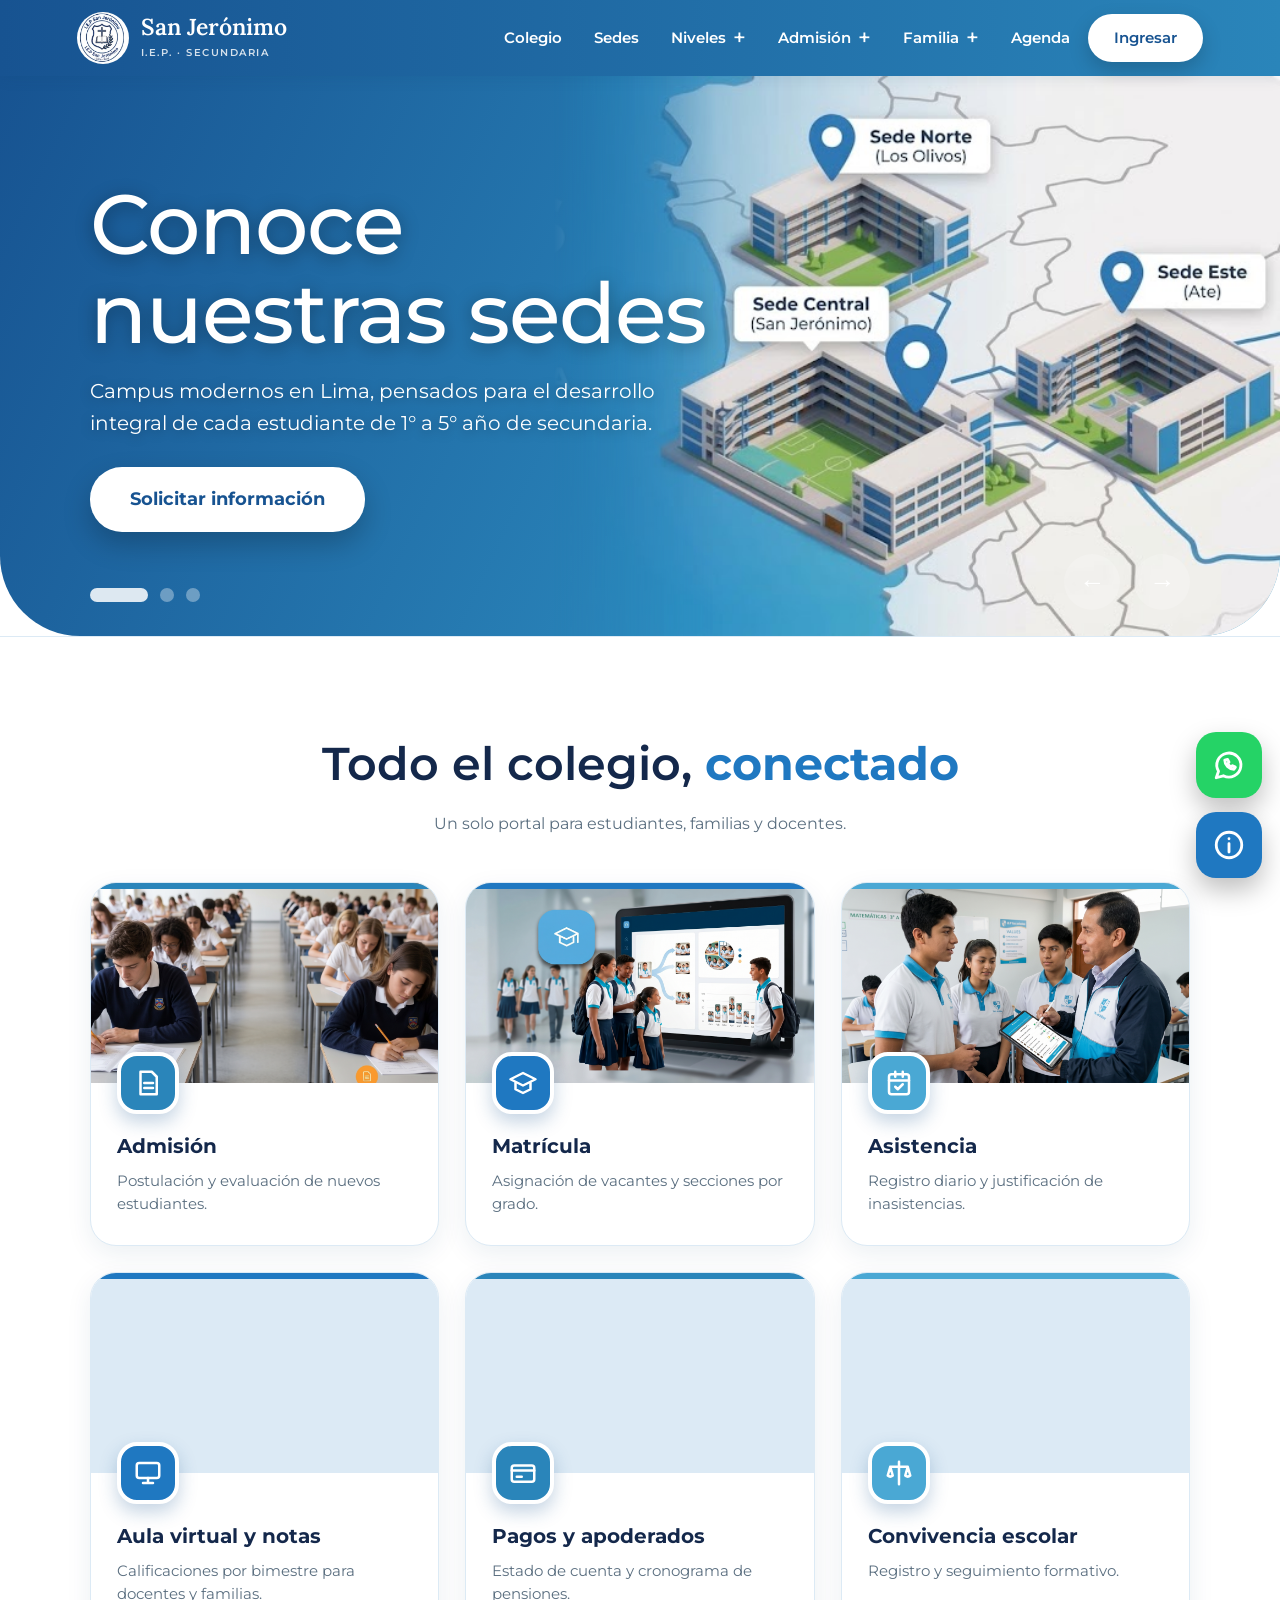
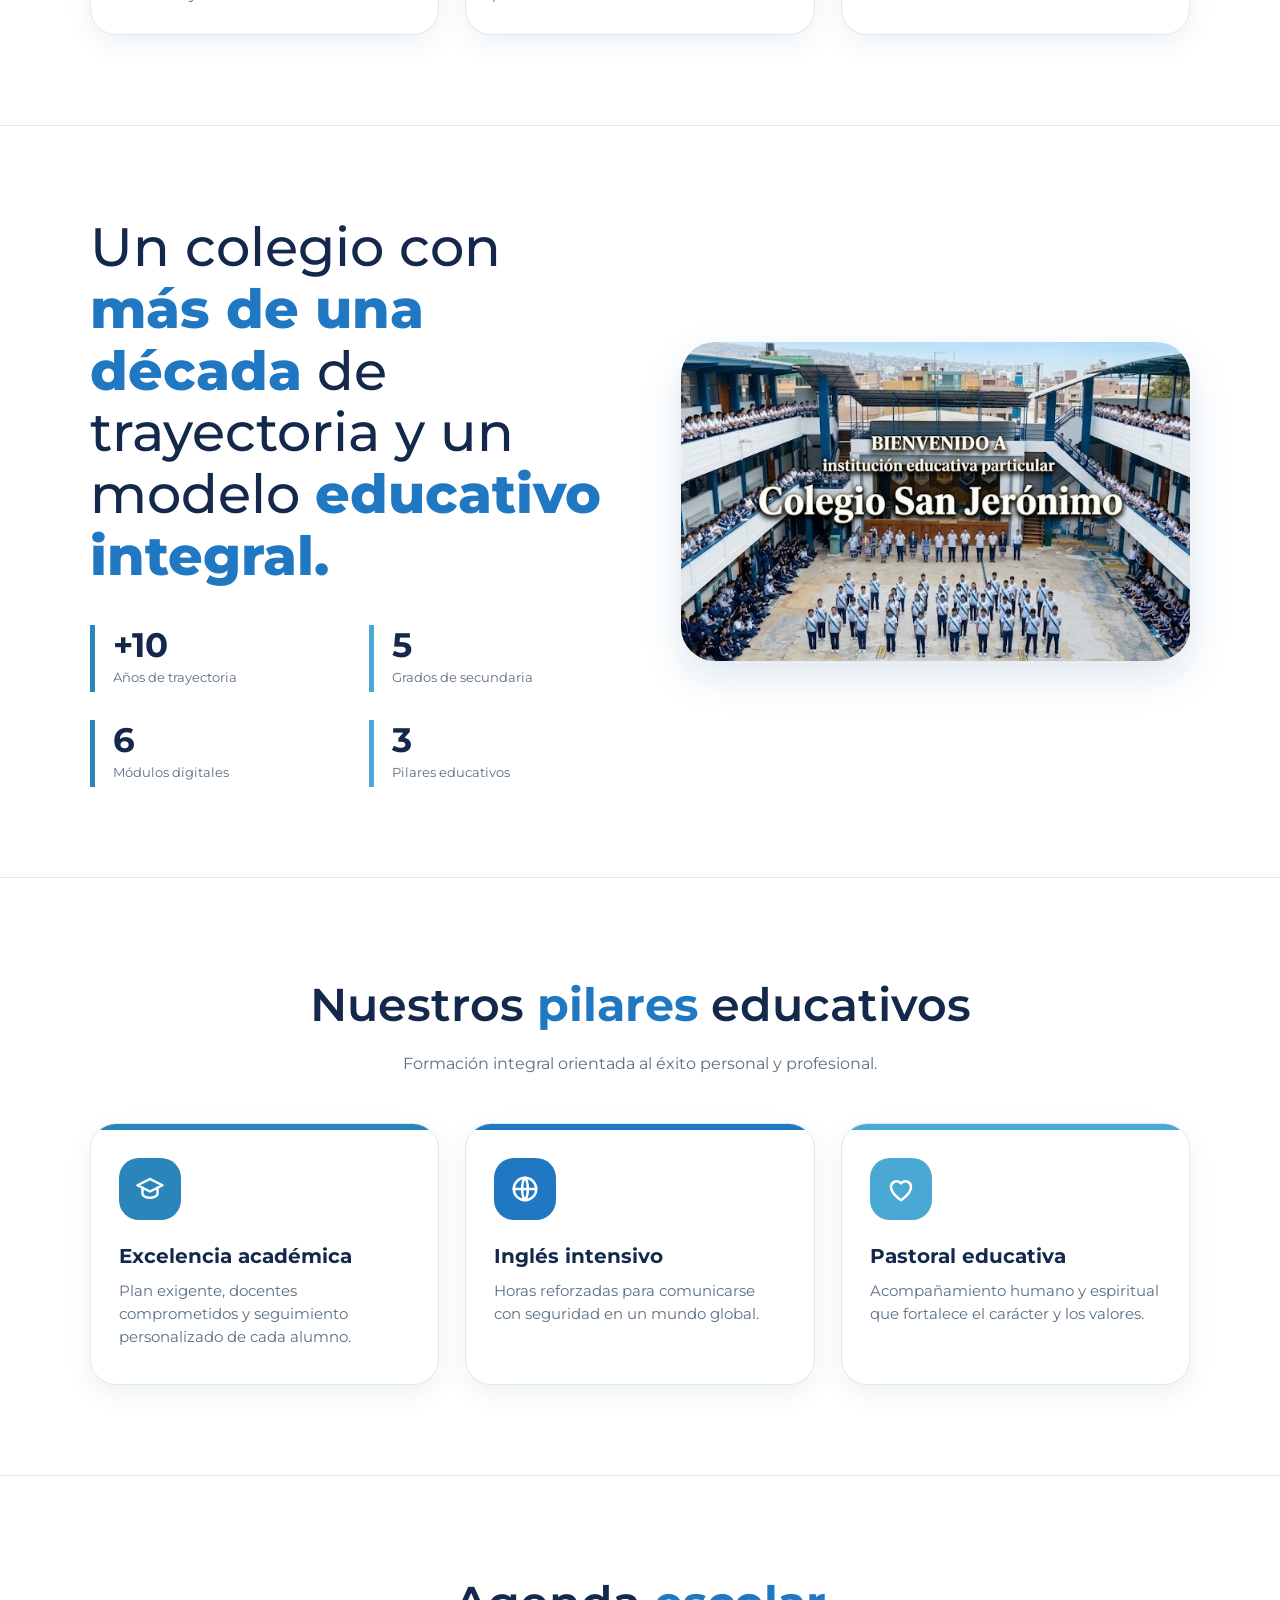
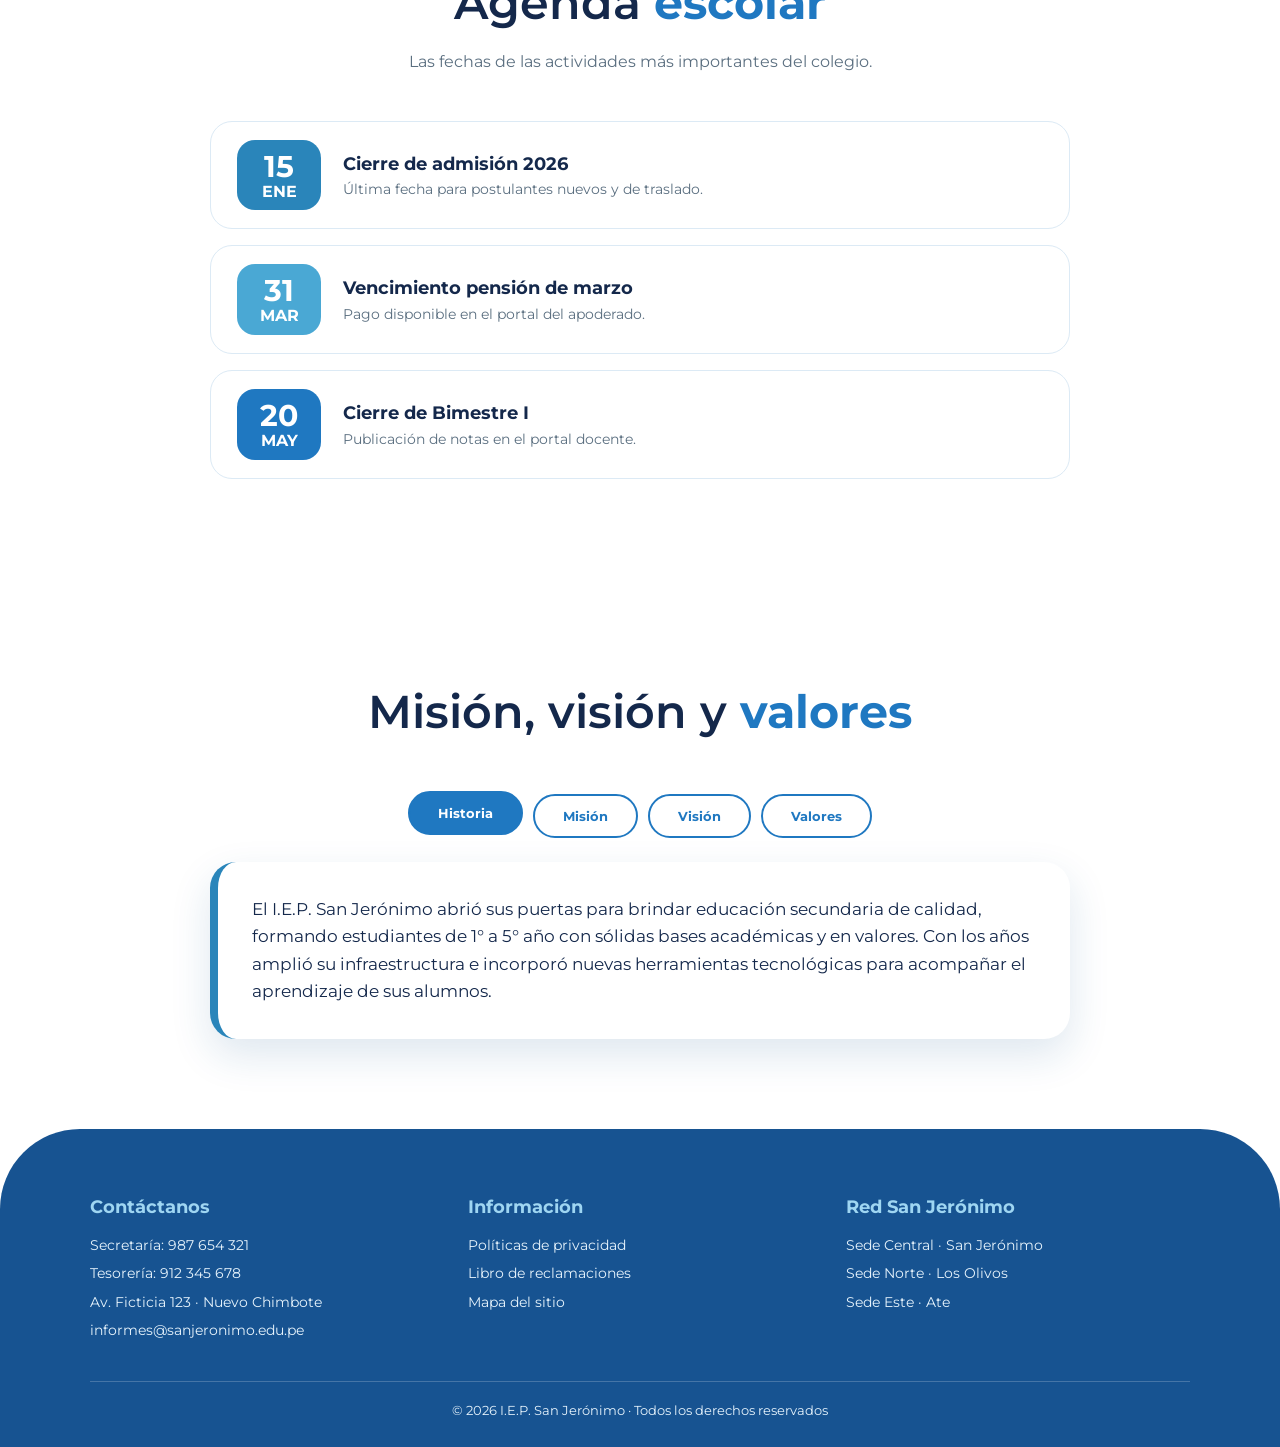
<file: version 2/index.html>
<!DOCTYPE html>
<html lang="es">
<head>
<meta charset="UTF-8">
<meta name="viewport" content="width=device-width, initial-scale=1, viewport-fit=cover">
<title>I.E.P. San Jerónimo · Nivel Secundaria</title>
<link href="https://fonts.googleapis.com/css2?family=Montserrat:wght@400;500;600;700;800&family=Lora:wght@500;600&display=swap" rel="stylesheet">
<style>
:root{--blue:#1f78c1;--navy:#14284b;--or:#2a85ba;--gr:#4aa8d4;--pu:#175391;--bg:#ffffff;--bg2:#ffffff;--card:#ffffff;--ink:#14284b;--mut:#5b6f80;--line:#dceaf5;--sh:0 16px 40px rgba(23,83,145,.14);box-sizing:border-box;padding-top:env(safe-area-inset-top,0px);padding-bottom:env(safe-area-inset-bottom,0px)}
*{box-sizing:border-box;margin:0;padding:0}
html{scroll-behavior:smooth;scroll-padding-top:90px}
body{background:var(--bg);color:var(--ink);font-family:'Montserrat',system-ui,sans-serif;line-height:1.6;overflow-x:hidden}
nav{position:sticky;top:env(safe-area-inset-top,0px);z-index:200;background:linear-gradient(90deg,#175391,#2a85ba);display:flex;align-items:center;justify-content:space-between;padding:12px 6vw;box-shadow:0 2px 14px rgba(11,63,99,.1)}
.brand{display:flex;align-items:center;gap:12px;text-decoration:none;color:#fff}
.brand img{width:52px;height:52px;border-radius:50%;transition:transform .6s;background:#fff}
.brand:hover img{transform:rotate(360deg)}
.brand b{font-family:'Lora',serif;font-size:23px;font-weight:600;line-height:1}
.brand small{display:block;font-size:10px;font-weight:600;letter-spacing:1.5px;text-transform:uppercase;color:rgba(255,255,255,.82);margin-top:3px}
.links{display:flex;gap:4px;list-style:none;align-items:center}
.links>li{position:relative}
.links>li>a{display:flex;align-items:center;gap:7px;color:#fff;text-decoration:none;font-weight:600;font-size:15px;padding:12px 14px;border-radius:12px;transition:.25s}
.links>li:hover>a{background:rgba(255,255,255,.16)}
.pl::after{content:'+';font-size:22px;font-weight:500;line-height:1;transition:transform .3s;display:inline-block}
.links>li:hover .pl::after{transform:rotate(135deg)}
.dd{position:absolute;top:100%;left:0;min-width:220px;background:var(--card);border-radius:16px;box-shadow:var(--sh);padding:8px;opacity:0;visibility:hidden;transform:translateY(10px);transition:.25s}
.links>li:hover .dd,.links>li:focus-within .dd{opacity:1;visibility:visible;transform:none}
.dd a{display:block;padding:11px 14px;border-radius:10px;color:var(--ink);text-decoration:none;font-weight:600;font-size:14px;transition:.2s}
.dd a:hover{background:#dceffe;color:#175391;padding-left:20px}
.links .cta>a{background:#fff;color:#175391;padding:12px 26px;border-radius:999px;box-shadow:0 8px 20px rgba(0,0,0,.18)}
.links .cta:hover>a{background:#dceffe;transform:translateY(-2px)}
.tg{display:none;background:none;border:1.5px solid rgba(255,255,255,.5);border-radius:10px;width:44px;height:42px;font-size:20px;color:#fff;cursor:pointer}
@media(max-width:960px){.tg{display:block}.links{display:none;position:absolute;top:100%;left:0;right:0;flex-direction:column;align-items:stretch;background:#175391;padding:8px 6vw 18px;box-shadow:0 14px 20px rgba(0,0,0,.2)}.links.open{display:flex}.dd{position:static;opacity:1;visibility:visible;transform:none;box-shadow:none;background:rgba(255,255,255,.12)}.dd a{color:#fff}.dd a:hover{color:var(--navy)}}
.hero{position:relative;height:min(560px,78vh);min-height:470px;border-radius:0 0 80px 80px;overflow:hidden;background:linear-gradient(115deg,#175391 0%,#2a85ba 60%,#4aa8d4 100%);color:#fff}
.sl{position:absolute;inset:0;display:flex;align-items:center;padding:0 7vw;opacity:0;visibility:hidden;transition:opacity .9s,visibility .9s}
.sl.on{opacity:1;visibility:visible}
.sl .bg{position:absolute;inset:0;width:100%;height:100%;object-fit:cover;object-position:center;z-index:0}
.sl::after{content:'';position:absolute;inset:0;z-index:1;background:linear-gradient(90deg,rgba(23,83,145,.88) 0%,rgba(23,83,145,.62) 38%,rgba(23,83,145,.12) 72%,rgba(23,83,145,0) 100%)}
.sl .bg.sedes{left:auto;right:0;width:auto;max-width:none;object-fit:contain;-webkit-mask-image:linear-gradient(90deg,transparent 0%,transparent 42%,#000 55%);mask-image:linear-gradient(90deg,transparent 0%,transparent 42%,#000 55%)}
.sl.s-sedes::after{display:none}
.tx{position:relative;z-index:2;max-width:640px}
.tx>*{opacity:0;transform:translateY(30px)}
.sl.on .tx>*{animation:up .8s cubic-bezier(.2,.8,.2,1) forwards}
.sl.on .tx>:nth-child(2){animation-delay:.15s}.sl.on .tx>:nth-child(3){animation-delay:.3s}
@keyframes up{to{opacity:1;transform:none}}
.tx h1{text-shadow:0 3px 18px rgba(0,0,0,.35);font-size:clamp(40px,6.6vw,84px);font-weight:500;line-height:1.05;letter-spacing:-1px}
.tx p{text-shadow:0 2px 12px rgba(0,0,0,.35);font-size:clamp(15px,1.9vw,20px);margin:18px 0 28px;opacity:.95}
.btn{display:inline-block;background:#1f78c1;color:#fff;font-weight:700;font-size:18px;padding:18px 40px;border-radius:32px;text-decoration:none;border:none;cursor:pointer;font-family:inherit;box-shadow:0 12px 28px rgba(31,120,193,.4);transition:.3s cubic-bezier(.2,.8,.2,1)}
.btn:hover{transform:translateY(-4px) scale(1.04);background:#175391}
.hero .btn{background:#fff;color:#175391;box-shadow:0 12px 28px rgba(0,0,0,.22)}.hero .btn:hover{background:#dceffe}
@media(max-width:760px){.sl::after{background:linear-gradient(180deg,rgba(23,83,145,.55),rgba(23,83,145,.85))}.sl .bg.sedes{inset:0;width:100%;object-fit:cover;object-position:75% center;opacity:.55;-webkit-mask-image:none;mask-image:none}.hero{border-radius:0 0 44px 44px}}
.dots{position:absolute;left:7vw;bottom:34px;display:flex;gap:12px;z-index:5}
.dots i{width:14px;height:14px;border-radius:99px;background:rgba(255,255,255,.35);cursor:pointer;transition:.4s}
.dots i.on{width:58px;background:rgba(255,255,255,.85)}
.arr{position:absolute;right:7vw;bottom:26px;display:flex;gap:14px;z-index:5}
.arr button{width:56px;height:56px;border-radius:50%;border:none;background:rgba(255,255,255,.2);color:#fff;font-size:26px;cursor:pointer;transition:.3s}
.arr button:hover{background:#fff;color:var(--pu);transform:scale(1.1)}
.fl{animation:fl 6s ease-in-out infinite}.fl2{animation:fl 4.5s ease-in-out infinite reverse}
@keyframes fl{50%{transform:translateY(-14px)}}
.sp{animation:tw 3s ease-in-out infinite;transform-box:fill-box;transform-origin:center}
@keyframes tw{50%{transform:scale(.4);opacity:.4}}
section{padding:90px 7vw}
.wrap{max-width:1160px;margin:auto}
.intro{display:grid;grid-template-columns:1.05fr 1fr;gap:56px;align-items:center}
@media(max-width:860px){.intro{grid-template-columns:1fr}}
.intro h2{font-size:clamp(30px,4.2vw,54px);font-weight:500;line-height:1.15;color:var(--ink)}
.intro h2 b{color:#1f78c1;font-weight:800}
.stats{display:grid;grid-template-columns:1fr 1fr;gap:28px 24px;margin-top:38px}
.stats div{border-left:5px solid var(--or);padding:2px 0 2px 18px}
.stats div:nth-child(even){border-color:var(--gr)}
.stats b{font-size:34px;font-weight:700;display:block;line-height:1.1}
.stats span{font-size:13px;color:var(--mut)}
.pic{border-radius:34px;overflow:hidden;box-shadow:var(--sh);transition:transform .6s}
.pic:hover{transform:scale(1.02) rotate(-.6deg)}
.pic svg{display:block;width:100%;height:auto}
.pic img{display:block;width:100%;aspect-ratio:16/10;object-fit:cover;object-position:center}
.kd{transform-box:fill-box;transform-origin:50% 100%;animation:ar 1.6s ease-in-out infinite}
@keyframes ar{50%{transform:translateY(-6px) rotate(3deg)}}
.h{text-align:center;margin-bottom:46px}
.h h2{font-size:clamp(30px,4vw,46px);font-weight:600}
.h h2 b{color:#1f78c1}
.h p{color:var(--mut);max-width:560px;margin:10px auto 0}
.alt{background:var(--bg2);border-block:1px solid var(--line)}
.rv{opacity:0;transform:translateY(34px);transition:opacity .8s,transform .8s cubic-bezier(.2,.8,.2,1)}
.rv.v{opacity:1;transform:none}
.grid{display:grid;gap:26px;grid-template-columns:repeat(auto-fit,minmax(250px,1fr))}
a.card{text-decoration:none;color:inherit;display:block}
.card{background:var(--card);border-radius:26px;padding:34px 28px;box-shadow:0 8px 26px rgba(11,63,99,.08);border:1px solid var(--line);position:relative;overflow:hidden;transition:all .4s cubic-bezier(.2,.8,.2,1)}
.card::before{content:'';position:absolute;left:0;top:0;width:100%;height:6px;background:var(--c)}
.card:hover{transform:translateY(-12px);box-shadow:var(--sh)}
.ic{width:62px;height:62px;border-radius:20px;background:var(--c);display:grid;place-items:center;margin-bottom:20px;transition:.4s}
.card:hover .ic{transform:rotate(-8deg) scale(1.1);border-radius:50%}
.ic svg{width:30px;height:30px;stroke:#fff;fill:none;stroke-width:2;stroke-linecap:round;stroke-linejoin:round}
.card h3{font-size:20px;margin-bottom:8px}
.card p{color:var(--mut);font-size:14.5px}
.tabs{display:flex;gap:10px;justify-content:center;flex-wrap:wrap;margin-bottom:24px}
.tab{padding:12px 28px;border-radius:999px;border:2px solid var(--blue);background:var(--card);color:var(--blue);font-weight:700;font-family:inherit;cursor:pointer;transition:.3s}
.tab.on,.tab:hover{background:var(--blue);color:#fff;transform:translateY(-3px)}
.panel{display:none;max-width:860px;margin:auto;background:var(--card);border-radius:26px;border-left:8px solid var(--or);padding:34px;box-shadow:var(--sh);font-size:17px}
.panel.on{display:block;animation:up .5s forwards}
.ag{display:flex;gap:22px;align-items:center;background:var(--card);border:1px solid var(--line);border-radius:22px;padding:18px 26px;margin-bottom:16px;transition:.35s;max-width:860px;margin-inline:auto}
.ag:hover{transform:translateX(10px);box-shadow:var(--sh)}
.dt{background:var(--c);color:#fff;border-radius:18px;width:84px;padding:10px 0;text-align:center;font-weight:700;line-height:1.1;flex:none}
.dt b{display:block;font-size:30px}
.ag strong{font-size:18px}.ag span{display:block;color:var(--mut);font-size:14px}
footer{background:#175391;color:#e6f3fc;padding:64px 7vw 26px;border-radius:80px 80px 0 0}
.fgd{max-width:1160px;margin:auto;display:grid;gap:34px;grid-template-columns:repeat(auto-fit,minmax(220px,1fr))}
footer h4{font-size:18px;color:#9fd6f2;margin-bottom:12px}
footer p{font-size:14px;margin-bottom:6px}
.cp{max-width:1160px;margin:34px auto 0;padding-top:18px;border-top:1px solid rgba(255,255,255,.2);text-align:center;font-size:13px}
.fab{position:fixed;right:max(18px,env(safe-area-inset-right,0px));bottom:calc(22px + env(safe-area-inset-bottom,0px));display:flex;flex-direction:column;gap:14px;z-index:150}
.fab a{width:66px;height:66px;border-radius:20px;display:grid;place-items:center;color:#fff;box-shadow:0 12px 26px rgba(0,0,0,.25);transition:.3s;text-decoration:none}
.fab a:hover{transform:translateY(-5px) scale(1.06)}
.fab svg{width:34px;height:34px;fill:none;stroke:#fff;stroke-width:2;stroke-linecap:round;stroke-linejoin:round}
.md{position:fixed;inset:0;background:rgba(10,40,80,.6);backdrop-filter:blur(6px);display:grid;place-items:center;z-index:400;opacity:0;visibility:hidden;transition:.3s;padding:20px}
.md.on{opacity:1;visibility:visible}
.mb{background:var(--card);border-radius:28px;border-top:8px solid var(--or);padding:34px;max-width:400px;width:100%;transform:translateY(24px) scale(.96);transition:.4s cubic-bezier(.2,.8,.2,1)}
.md.on .mb{transform:none}
.mb h3{font-size:26px}.mb p{color:var(--mut);font-size:14px;margin:4px 0 16px}
.mb select,.mb input{width:100%;padding:13px 14px;margin-bottom:12px;border-radius:14px;border:1px solid var(--line);background:var(--bg2);color:var(--ink);font:inherit}
.mb .btn{width:100%;font-size:16px;padding:15px}
.mb{position:relative}.x{position:absolute;top:14px;right:18px;background:none;border:none;font-size:22px;color:var(--mut);cursor:pointer}

/* Tarjetas del portal con foto */
#portal .grid{grid-template-columns:repeat(auto-fit,minmax(300px,1fr))}
.pc{padding:0}
.pc::before{z-index:2}
.pc .im{height:200px;overflow:hidden;background:#dceaf5}
.pc .im img{display:block;width:100%;height:100%;object-fit:cover;object-position:center 30%;transition:transform .6s}
.pc:hover .im img{transform:scale(1.08)}
.pc .cb{position:relative;padding:0 26px 28px}
.pc .ic{margin:-31px 0 16px;border:4px solid #fff;box-shadow:0 8px 18px rgba(23,83,145,.25)}

@media(prefers-reduced-motion:reduce){*{animation:none!important;transition:none!important}.rv,.tx>*{opacity:1;transform:none}}
</style>
</head>
<body>
<nav>
 <a class="brand" href="#inicio"><img src="logo.png" alt="Logo I.E.P. San Jerónimo"><span><b>San Jerónimo</b><small>I.E.P. · Secundaria</small></span></a>
 <button class="tg" id="tg" aria-label="Menú">☰</button>
 <ul class="links" id="links">
  <li><a href="#identidad">Colegio</a></li>
  <li><a href="#inicio">Sedes</a></li>
  <li><a href="#pilares" class="pl">Niveles</a><div class="dd"><a href="#pilares">1° año</a><a href="#pilares">2° año</a><a href="#pilares">3° año</a><a href="#pilares">4° año</a><a href="#pilares">5° año</a></div></li>
  <li><a href="#contacto" class="pl">Admisión</a><div class="dd"><a href="#contacto">Proceso de admisión</a><a href="#contacto">Matrícula</a></div></li>
  <li><a href="#portal" class="pl">Familia</a><div class="dd"><a href="#portal">Libreta y pagos</a><a href="#portal">Asistencia</a><a href="#portal">Convivencia</a></div></li>
  <li><a href="#agenda">Agenda</a></li>
  <li class="cta"><a href="#" id="open">Ingresar</a></li>
 </ul>
</nav>

<header class="hero" id="inicio">
 <div class="sl on s-sedes">
  <img class="bg sedes" src="../assets/hero-sedes.jpg" alt="Nuestras sedes: Central (San Jerónimo), Norte (Los Olivos) y Este (Ate)">
  <div class="tx"><h1>Conoce nuestras sedes</h1><p>Campus modernos en Lima, pensados para el desarrollo integral de cada estudiante de 1° a 5° año de secundaria.</p><a class="btn" href="#contacto">Solicitar información</a></div>
 </div>
 <div class="sl">
  <img class="bg" src="../assets/hero-aula.jpg" alt="Docente acompañando a estudiantes con tecnología en el aula">
  <div class="tx"><h1>Tecnología y vocación</h1><p>Docentes comprometidos que acompañan a cada estudiante con herramientas digitales modernas y una sólida formación en valores.</p><a class="btn" href="#pilares">Nuestros pilares</a></div>
 </div>
 <div class="sl">
  <img class="bg" src="../assets/hero-patio.jpg" alt="Estudiantes y familias compartiendo en el patio del colegio">
  <div class="tx"><h1>Una gran familia</h1><p>La familia San Jerónimo: estudiantes, padres y docentes que conviven, comparten y crecen juntos.</p><a class="btn" href="#portal">Ver el portal</a></div>
 </div>
 <div class="dots" id="dots"></div>
 <div class="arr"><button id="pv" aria-label="Anterior">←</button><button id="nx" aria-label="Siguiente">→</button></div>
</header>

<section class="alt" id="portal"><div class="wrap">
 <div class="h rv"><h2>Todo el colegio, <b>conectado</b></h2><p>Un solo portal para estudiantes, familias y docentes.</p></div>
 <div class="grid">
  <a class="card pc rv" href="admision.html" style="--c:var(--or)"><div class="im"><img src="../assets/admision.jpg" alt="Admisión: estudiantes rindiendo su evaluación" loading="lazy" decoding="async"></div><div class="cb"><div class="ic"><svg viewBox="0 0 24 24"><path d="M6 3h9l4 4v14H6z"/><path d="M9 12h7M9 16h7"/></svg></div><h3>Admisión</h3><p>Postulación y evaluación de nuevos estudiantes.</p></div></a>
  <a class="card pc rv" href="matricula.html" style="--c:var(--blue);transition-delay:.08s"><div class="im"><img src="../assets/matricula.jpg" alt="Matrícula: estudiantes y plataforma digital" loading="lazy" decoding="async"></div><div class="cb"><div class="ic"><svg viewBox="0 0 24 24"><path d="M2 9l10-5 10 5-10 5z"/><path d="M6 12v5l6 3 6-3v-5"/></svg></div><h3>Matrícula</h3><p>Asignación de vacantes y secciones por grado.</p></div></a>
  <a class="card pc rv" href="asistencia.html" style="--c:var(--gr);transition-delay:.16s"><div class="im"><img src="../assets/asistencia.jpg" alt="Asistencia: docente con tablet y estudiantes" loading="lazy" decoding="async"></div><div class="cb"><div class="ic"><svg viewBox="0 0 24 24"><rect x="4" y="5" width="16" height="16" rx="2"/><path d="M4 10h16M9 3v4M15 3v4M9 15l2 2 4-4"/></svg></div><h3>Asistencia</h3><p>Registro diario y justificación de inasistencias.</p></div></a>
  <a class="card pc rv" href="notas.html" style="--c:var(--blue)"><div class="im"><img src="../assets/notas.jpg" alt="Aula virtual y notas: docente registrando calificaciones" loading="lazy" decoding="async"></div><div class="cb"><div class="ic"><svg viewBox="0 0 24 24"><rect x="3" y="4" width="18" height="12" rx="2"/><path d="M8 20h8M12 16v4"/></svg></div><h3>Aula virtual y notas</h3><p>Calificaciones por bimestre para docentes y familias.</p></div></a>
  <a class="card pc rv" href="libreta.html" style="--c:var(--or);transition-delay:.08s"><div class="im"><img src="../assets/pagos.jpg" alt="Pagos y apoderados: familias en la puerta del colegio" loading="lazy" decoding="async"></div><div class="cb"><div class="ic"><svg viewBox="0 0 24 24"><rect x="3" y="6" width="18" height="13" rx="2"/><path d="M3 10h18M7 15h4"/></svg></div><h3>Pagos y apoderados</h3><p>Estado de cuenta y cronograma de pensiones.</p></div></a>
  <a class="card pc rv" href="procesos.html" style="--c:var(--gr);transition-delay:.16s"><div class="im"><img src="../assets/convivencia.jpg" alt="Convivencia escolar: reunión con padres de familia" loading="lazy" decoding="async"></div><div class="cb"><div class="ic"><svg viewBox="0 0 24 24"><path d="M12 3v18M5 7h14M5 7l-2 7a3 3 0 0 0 4 0zM19 7l-2 7a3 3 0 0 0 4 0z"/></svg></div><h3>Convivencia escolar</h3><p>Registro y seguimiento formativo.</p></div></a>
 </div>
</div></section>

<section id="identidad"><div class="wrap intro">
 <div class="rv">
  <h2>Un colegio con <b>más de una década</b> de trayectoria y un modelo <b>educativo integral.</b></h2>
  <div class="stats"><div><b data-n="10" data-p="+">0</b><span>Años de trayectoria</span></div><div><b data-n="5">0</b><span>Grados de secundaria</span></div><div><b data-n="6">0</b><span>Módulos digitales</span></div><div><b data-n="3">0</b><span>Pilares educativos</span></div></div>
 </div>
 <div class="pic rv"><img src="../assets/colegio-formacion.jpg" alt="Estudiantes del Colegio San Jerónimo en formación en el patio central" loading="lazy" decoding="async"></div>
</div></section>

<section class="alt" id="pilares"><div class="wrap">
 <div class="h rv"><h2>Nuestros <b>pilares</b> educativos</h2><p>Formación integral orientada al éxito personal y profesional.</p></div>
 <div class="grid">
  <div class="card rv" style="--c:var(--or)"><div class="ic"><svg viewBox="0 0 24 24"><path d="M2 9l10-5 10 5-10 5z"/><path d="M6 11v5c0 1.5 3 3 6 3s6-1.5 6-3v-5"/></svg></div><h3>Excelencia académica</h3><p>Plan exigente, docentes comprometidos y seguimiento personalizado de cada alumno.</p></div>
  <div class="card rv" style="--c:var(--blue);transition-delay:.1s"><div class="ic"><svg viewBox="0 0 24 24"><circle cx="12" cy="12" r="9"/><path d="M3 12h18M12 3c3 3 3 15 0 18M12 3c-3 3-3 15 0 18"/></svg></div><h3>Inglés intensivo</h3><p>Horas reforzadas para comunicarse con seguridad en un mundo global.</p></div>
  <div class="card rv" style="--c:var(--gr);transition-delay:.2s"><div class="ic"><svg viewBox="0 0 24 24"><path d="M12 21s-8-5-8-11a4.5 4.5 0 0 1 8-2.5A4.5 4.5 0 0 1 20 10c0 6-8 11-8 11z"/></svg></div><h3>Pastoral educativa</h3><p>Acompañamiento humano y espiritual que fortalece el carácter y los valores.</p></div>
 </div>
</div></section>

<section id="agenda"><div class="wrap">
 <div class="h rv"><h2>Agenda <b>escolar</b></h2><p>Las fechas de las actividades más importantes del colegio.</p></div>
 <div class="ag rv" style="--c:var(--or)"><div class="dt"><b>15</b>ENE</div><div><strong>Cierre de admisión 2026</strong><span>Última fecha para postulantes nuevos y de traslado.</span></div></div>
 <div class="ag rv" style="--c:var(--gr)"><div class="dt"><b>31</b>MAR</div><div><strong>Vencimiento pensión de marzo</strong><span>Pago disponible en el portal del apoderado.</span></div></div>
 <div class="ag rv" style="--c:var(--blue)"><div class="dt"><b>20</b>MAY</div><div><strong>Cierre de Bimestre I</strong><span>Publicación de notas en el portal docente.</span></div></div>
</div></section>

<section id="historia"><div class="wrap">
 <div class="h rv"><h2>Misión, visión y <b>valores</b></h2></div>
 <div class="tabs rv"><button class="tab on" data-t="h">Historia</button><button class="tab" data-t="m">Misión</button><button class="tab" data-t="v">Visión</button><button class="tab" data-t="va">Valores</button></div>
 <div class="panel on" id="p-h">El I.E.P. San Jerónimo abrió sus puertas para brindar educación secundaria de calidad, formando estudiantes de 1° a 5° año con sólidas bases académicas y en valores. Con los años amplió su infraestructura e incorporó nuevas herramientas tecnológicas para acompañar el aprendizaje de sus alumnos.</div>
 <div class="panel" id="p-m">Brindar una educación secundaria integral que combine excelencia académica, formación en valores y uso responsable de la tecnología, preparando a los estudiantes para los retos de la educación superior y de la vida.</div>
 <div class="panel" id="p-v">Ser reconocidos como una institución educativa líder en la formación de estudiantes de secundaria, destacando por la innovación en sus procesos académicos y administrativos.</div>
 <div class="panel" id="p-va">Respeto, responsabilidad, honestidad y compromiso con el aprendizaje, presentes en cada nivel de 1° a 5° de secundaria.</div>
</div></section>

<footer id="contacto">
 <div class="fgd">
  <div><h4>Contáctanos</h4><p>Secretaría: 987 654 321</p><p>Tesorería: 912 345 678</p><p>Av. Ficticia 123 · Nuevo Chimbote</p><p>informes@sanjeronimo.edu.pe</p></div>
  <div><h4>Información</h4><p>Políticas de privacidad</p><p>Libro de reclamaciones</p><p>Mapa del sitio</p></div>
  <div><h4>Red San Jerónimo</h4><p>Sede Central · San Jerónimo</p><p>Sede Norte · Los Olivos</p><p>Sede Este · Ate</p></div>
 </div>
 <div class="cp">© 2026 I.E.P. San Jerónimo · Todos los derechos reservados</div>
</footer>

<div class="fab">
 <a href="#contacto" style="background:#25d366" aria-label="WhatsApp"><svg viewBox="0 0 24 24"><path d="M3 21l1.6-4.6A8.5 8.5 0 1 1 8 19.6z"/><path d="M9 8.5c0 3.5 3 6.5 6.5 6.5l1-1.5-2-1-1 .8c-1-.4-1.9-1.3-2.3-2.3l.8-1-1-2z"/></svg></a>
 <a href="#contacto" style="background:var(--blue)" aria-label="Información"><svg viewBox="0 0 24 24"><circle cx="12" cy="12" r="9"/><path d="M12 11v6M12 7.5v.1"/></svg></a>
</div>

<div class="md" id="md"><form class="mb" id="form-login"><button type="button" class="x" id="close" aria-label="Cerrar">✕</button><h3>Acceso al sistema</h3><p>Nivel Secundaria (1° a 5° año)</p>
 <select id="rol"><option value="ADMINISTRADOR">Administrador</option><option value="PROFESOR">Profesor</option><option value="AUXILIAR">Auxiliar / Coordinador</option><option value="ESTUDIANTE">Estudiante</option><option value="APODERADO">Apoderado</option></select>
 <input id="codigo" placeholder="Código de alumno / DNI" required><input id="pass" type="password" placeholder="Contraseña" required>
 <button class="btn" type="submit">Ingresar</button></form></div>

<script src="auth.js"></script>
<script>
const $=s=>document.querySelector(s),$$=s=>document.querySelectorAll(s),NS='http://www.w3.org/2000/svg';
function el(p,n,a){const e=document.createElementNS(NS,n);for(const k in a)e.setAttribute(k,a[k]);p.appendChild(e);return e}
const sl=$$('.sl'),dots=$('#dots');let i=0,tm;
sl.forEach((_,k)=>{const d=document.createElement('i');d.onclick=()=>go(k);dots.appendChild(d)});
function go(k){i=(k+sl.length)%sl.length;sl.forEach((s,j)=>s.classList.toggle('on',j===i));[...dots.children].forEach((d,j)=>d.classList.toggle('on',j===i));clearInterval(tm);tm=setInterval(()=>go(i+1),6500)}
$('#nx').onclick=()=>go(i+1);$('#pv').onclick=()=>go(i-1);go(0);
$('#tg').onclick=()=>$('#links').classList.toggle('open');
$$('.tab').forEach(b=>b.onclick=()=>{$$('.tab').forEach(x=>x.classList.remove('on'));$$('.panel').forEach(x=>x.classList.remove('on'));b.classList.add('on');$('#p-'+b.dataset.t).classList.add('on')});
const io=new IntersectionObserver(es=>es.forEach(e=>{if(!e.isIntersecting)return;e.target.classList.add('v');io.unobserve(e.target);e.target.querySelectorAll('[data-n]').forEach(n=>{const t=+n.dataset.n,p=n.dataset.p||'';let c=0;const k=setInterval(()=>{c+=Math.ceil(t/30);if(c>=t){c=t;clearInterval(k)}n.textContent=p+c},40)})}),{threshold:.2});
$$('.rv').forEach(e=>io.observe(e));
const ses=obtenerSesion(),ok=ses&&PAGINAS_PERMITIDAS[ses.rol],M=$('#md'),abrir=()=>M.classList.add('on'),cerrar=()=>M.classList.remove('on'),op=$('#open');
if(ok){op.textContent='Ir a mi portal';op.href=PAGINAS_PERMITIDAS[ses.rol][0]}else op.onclick=e=>{e.preventDefault();abrir()};
if(!ok)$$('a[href$=".html"]').forEach(a=>a.onclick=e=>{e.preventDefault();abrir()});
$('#close').onclick=cerrar;M.onclick=e=>{if(e.target===M)cerrar()};
$('#form-login').onsubmit=e=>{e.preventDefault();const r=$('#rol').value;iniciarSesion(r,$('#codigo').value);location.href=PAGINAS_PERMITIDAS[r][0]};
</script>
</body>
</file>
